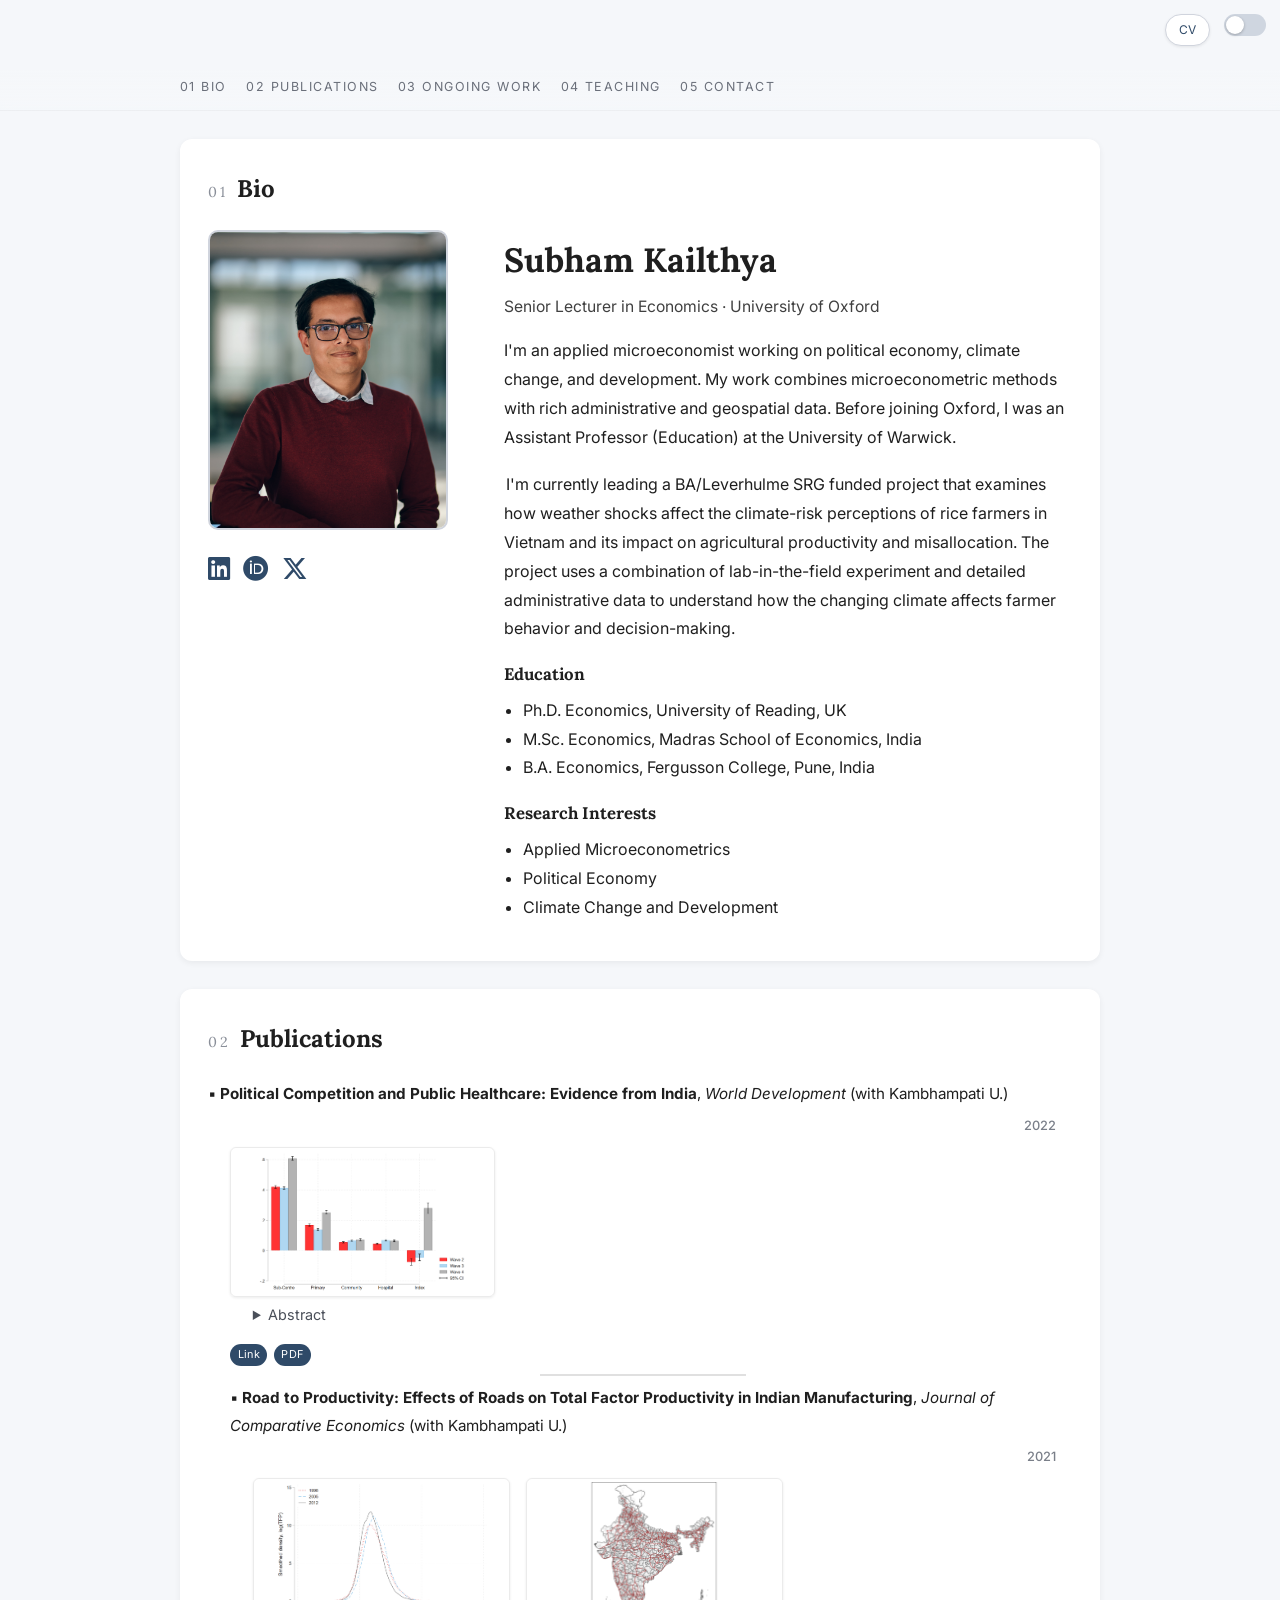
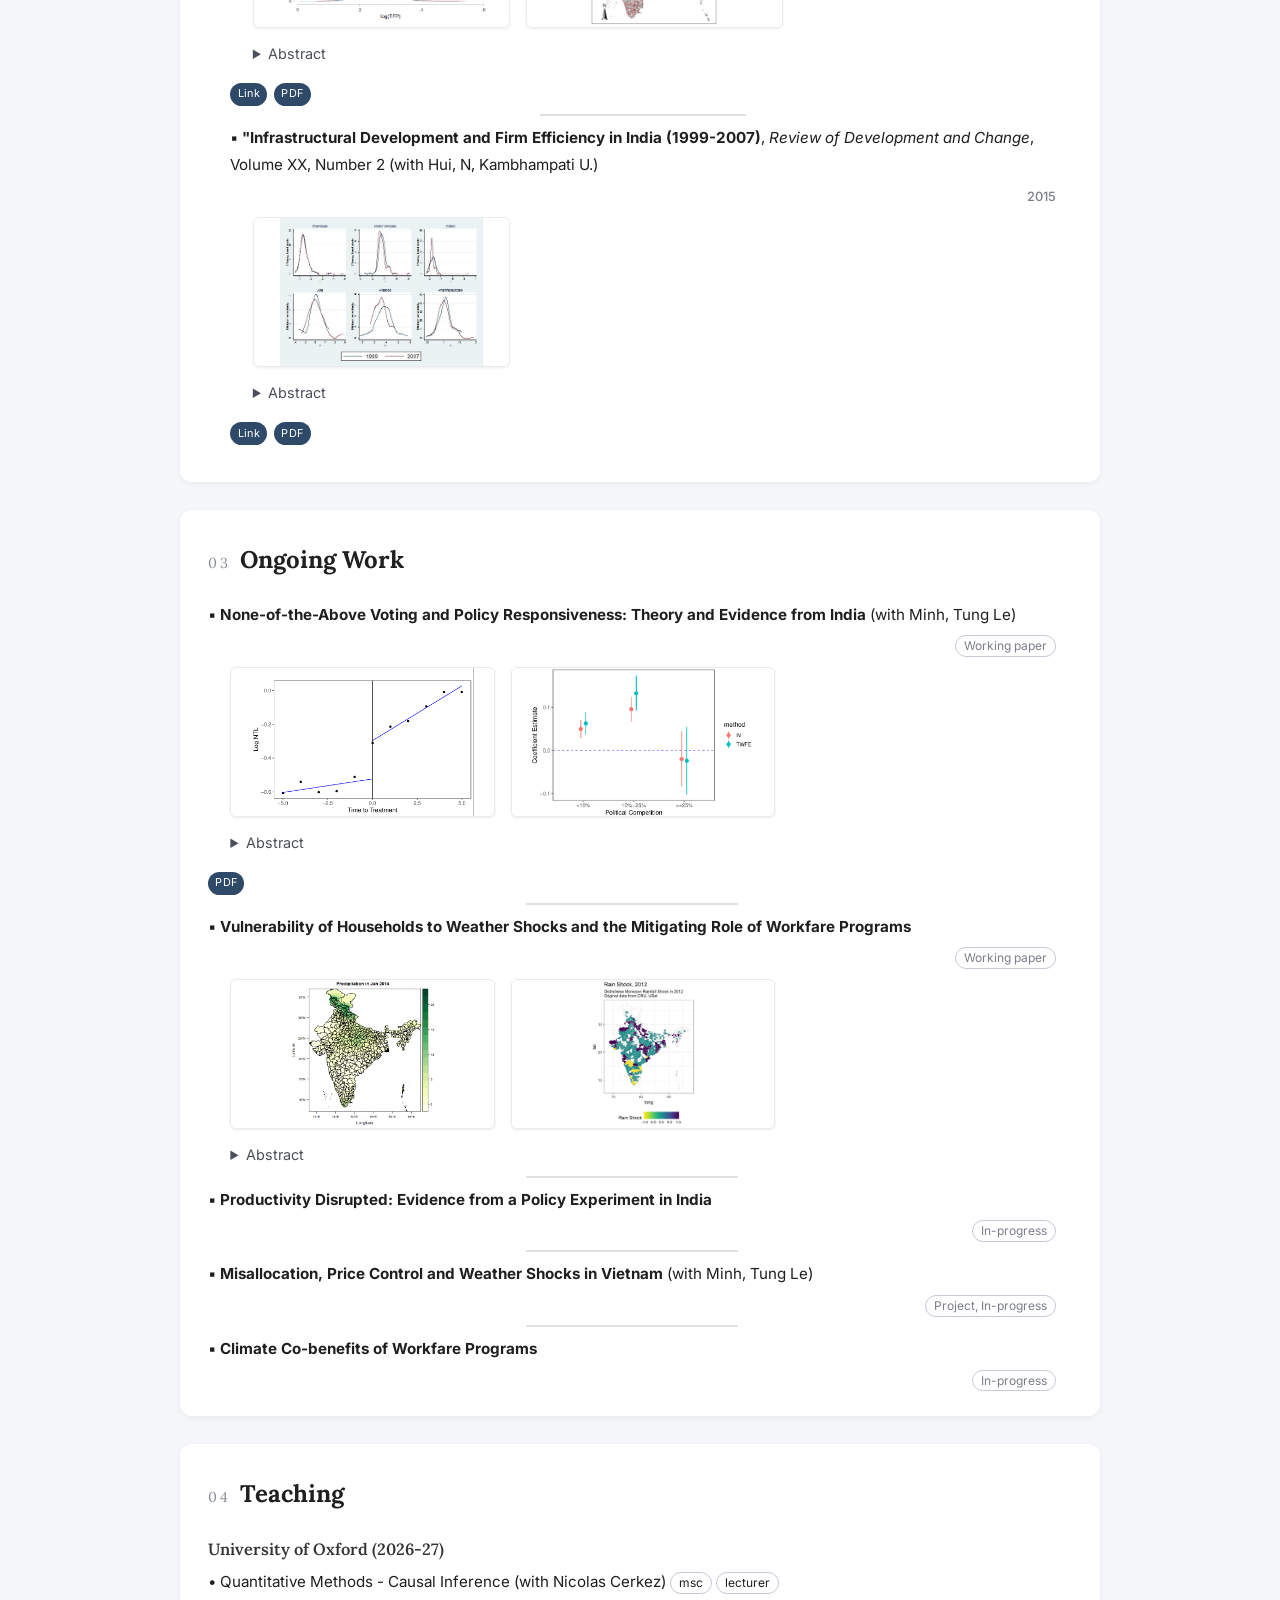
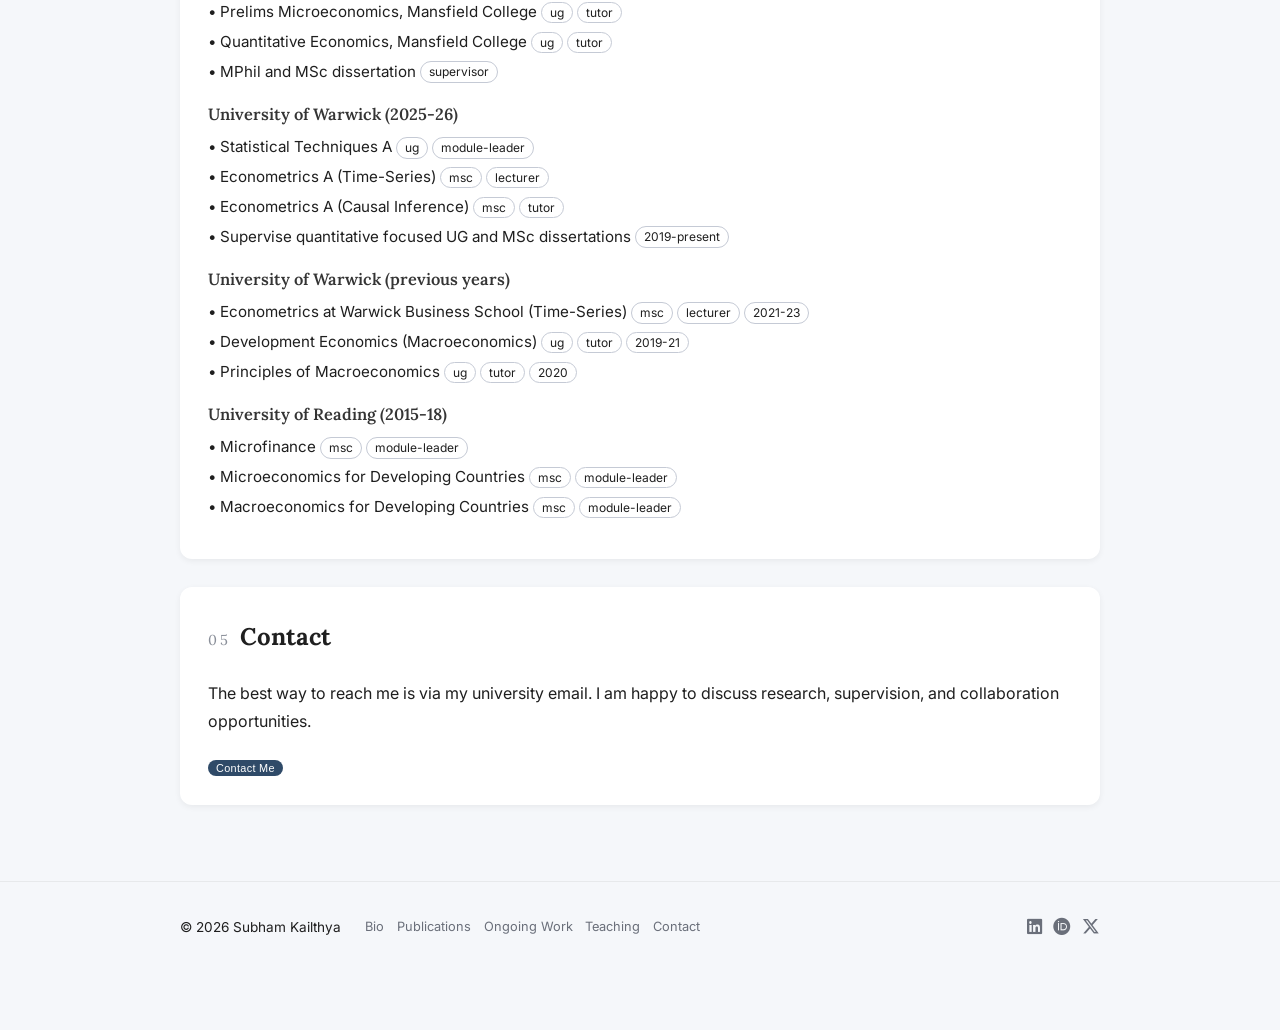
<file: index.html>
<!DOCTYPE html>
<html lang="en">

<head>
  <meta charset="UTF-8">
  <title>Subham Kailthya - Bio</title>
  <meta name="viewport" content="width=device-width, initial-scale=1">

  <!-- Typography -->
  <link href="https://fonts.googleapis.com/css2?family=Lora:wght@500;600&family=Inter:wght@300;400;500;600&display=swap"
    rel="stylesheet">

  <!-- Icons -->
  <link rel="stylesheet" href="https://cdnjs.cloudflare.com/ajax/libs/font-awesome/6.5.0/css/all.min.css">

  <link rel="stylesheet" href="style.css">
  <meta property="og:title" content="Subham Kailthya – Bio">
  <meta property="og:description" content="Short bio">
  <meta property="og:type" content="website">
</head>

<body>

  <!-- Dark mode toggle fixed top-right -->
  <label class="toggle-wrapper fixed-toggle" aria-label="Toggle dark mode">
    <input type="checkbox" id="dark-toggle">
    <span class="toggle-switch"></span>
  </label>

  <!-- Floating CV button -->
  <a href="assets/cv.pdf" class="cv-button" target="_blank">CV</a>

  <!-- Sticky mini-nav -->
  <nav class="mini-nav" id="mini-nav">
    <div class="mini-nav-inner">
      <a href="#bio">01 Bio</a>
      <a href="#publications">02 Publications</a>
      <a href="#ongoing">03 Ongoing Work</a>
      <a href="#teaching">04 Teaching</a>
      <a href="#contact">05 Contact</a>
    </div>
  </nav>

  <main class="container">

    <!-- 01 Bio -->
    <section id="bio" class="section-card">
      <div class="section-header">
        <span class="section-number">01</span>
        <h2>Bio</h2>
      </div>

      <div class="bio-flex">
        <div class="bio-left">
          <img src="images/headshot-sk.jpeg" alt="Headshot" class="headshot">

          <div class="icon-links">
            <a href="https://www.linkedin.com/in/skailthya" target="_blank" class="icon-link" aria-label="LinkedIn">
              <i class="fab fa-linkedin"></i>
            </a>
            <a href="https://orcid.org/0000-0002-6961-2502" target="_blank" class="icon-link" aria-label="ORCID">
              <i class="fab fa-orcid"></i>
            </a>
            <a href="https://x.com/subham_01" target="_blank" class="icon-link" aria-label="X (Twitter)">
              <i class="fab fa-x-twitter"></i>
            </a>
          </div>
        </div>

        <div class="bio-right">
          <h1 class="name-title">Subham Kailthya</h1>
          <p class="affiliation">Senior Lecturer in Economics · University of Oxford</p>

          <p class="summary">
            I'm an applied microeconomist working on political economy, climate change, and development. 
            My work combines microeconometric methods with rich administrative and geospatial data. 
            Before joining Oxford, I was an Assistant Professor (Education) at the University of Warwick.
          </p>

          <p class="first-line-indent">
            I'm currently leading a BA/Leverhulme SRG funded project that examines how weather shocks affect
            the climate-risk perceptions of rice farmers in Vietnam and its impact on agricultural productivity and misallocation. The project uses a combination
            of
            lab-in-the-field
            experiment and detailed administrative data to understand how the changing climate affects farmer behavior and decision-making.
          </p>

          <!-- <p class="first-line-indent">
            At Warwick, I teach <i>statistical techniques</i> (UG) and <i>econometrics</i> (PG). I'm the
            Director of
            Student Experience and Progression for economics postgraduates.
          </p> -->

          <h3 class="subheading">Education</h3>
          <ul class="edu-list">
            <li>Ph.D. Economics, University of Reading, UK</li>
            <li>M.Sc. Economics, Madras School of Economics, India</li>
            <li>B.A. Economics, Fergusson College, Pune, India</li>
          </ul>


          <h3 class="subheading">Research Interests</h3>
          <ul class="interests-list">
            <li>Applied Microeconometrics</li>
            <li>Political Economy</li>
            <!-- <li>Development Economics</li> -->
            <li>Climate Change and Development</li>
          </ul>

          <!-- <div class="tab-links bio-bottom-links">
            <a class="tab" href="https://www.ox.ac.uk/people/subham-kailthya" target="_blank">University
              Profile</a>
          </div> -->
        </div>
      </div>
    </section>

    <!-- 02 Publications -->
    <section id="publications" class="section-card">
      <div class="section-header">
        <span class="section-number">02</span>
        <h2>Publications</h2>
      </div>

      <div class="pub-grid">
        <article class="pub-item">
          <div class="pub-main">

            <!-- 01 pub item   -->
            <p class="pub-line">
              &#9642 <strong>Political Competition and Public Healthcare: Evidence from India</strong>, <i>
                World Development
              </i>
              (with Kambhampati U.)
            </p>
            <div class="pub-meta-col">
              <span class="pub-year">2022</span>
            </div>
            <!-- Optional key figure -->
            <div class="pub-figure">
              <!-- <img src="figures/paper1.png" alt="Key figure for paper 1"> -->
              <div class="fig-grid">
                <img src="figures/summ_acc.png" alt="Figure" class="thumbnail" onclick="openZoom(this)">
              </div>
              <!-- Right-indented abstract -->
              <details class="abstract-block">
                <summary>Abstract</summary>
                <p>
                  In this paper, we examine the causal effect of political competition on public provision of
                  healthcare. Specifically, we
                  investigate whether the effect of political competition on more visible public goods (e.g. health
                  centre access) differs
                  from its impact on less visible public goods (e.g. health centre capacity such as doctors, medical
                  supplies, etc.).
                  Using granular data from three recent waves of the Indian District Level Household Survey (DLHS)
                  during 2002-2013 and an
                  instrumental variable approach, we find that incumbents respond to electoral competition, measured as
                  the effective
                  number of parties (ENP), by trading-off less visible health centre capacity for more visible access to
                  health centres.
                  We provide suggestive evidence that focusing on more visible health centres boosts the incumbent
                  party's re-election
                  prospects providing a clear motive for incumbent's action. In addition, we examine the effect of
                  election-year cycles
                  and the role of political alignment in healthcare provision and find compelling evidence of a
                  political economic
                  mechanism at work. By contrast, political competition has no measurable impact on key health outcomes.
                  We conduct
                  several robustness checks to ensure that our estimates are reliable. Thus, our results suggest that
                  electoral
                  competition must be accompanied by strong checks on accountability to improve health outcomes.
                </p>
              </details>

              <div class="tab-links">
                <a class="tab" href="https://doi.org/10.1016/j.worlddev.2022.105820" target="_blank">Link</a>
                <a class="tab" href="assets/health_panel_pp.pdf" target="_blank">PDF</a>
              </div>

              <hr class="light-divider">

              <!-- 02 pub item   -->
              <p class="pub-line">
                &#9642 <strong>Road to Productivity: Effects of Roads on Total Factor Productivity in Indian
                  Manufacturing</strong>, <i>Journal of Comparative Economics</i> (with Kambhampati U.)
              </p>

              <div class="pub-meta-col">
                <span class="pub-year">2021</span>
              </div>
              <!-- Optional key figure -->
              <div class="pub-figure">
                <!-- <img src="figures/paper1.png" alt="Key figure for paper 1"> -->
                <div class="fig-grid">
                  <img src="figures/ntfp_acf_pdf.png" alt="Figure" class="thumbnail" onclick="openZoom(this)">
                  <img src="figures/roads.png" alt="Figure" class="thumbnail" onclick="openZoom(this)">
                </div>
              </div>

              <!-- Right-indented abstract -->
              <details class="abstract-block">
                <summary>Abstract</summary>
                <p>
                  A denser road network lowers transport costs and stimulates manufacturing total factor productivity
                  (TFP). The placement
                  of roads, however, is likely to be non-random. For identification, we exploit cross-state variation in
                  the strength of
                  centre-state partisan alignment that asymmetrically affects road building in aligned states. Using
                  panel
                  data on
                  manufacturing establishments in India from 1998 to 2012, we find that, a 1% increase in road density
                  raises value-added
                  TFP by about 0.25%, on average. A closer examination reveals that the effect varies by plant
                  characteristics and road
                  type. Younger establishments are more likely to gain from a denser road network with highways playing
                  a
                  prominent role.
                  The results are robust to imperfections in the instrument and to other sensitivity checks.
                </p>
              </details>

              <div class="tab-links">
                <a class="tab" href="https://doi.org/10.1016/j.jce.2021.08.001" target="_blank">Link</a>
                <a class="tab" href="assets/asi_roads_pp.pdf" target="_blank">PDF</a>
              </div>

              <hr class="light-divider">

              <!-- 03 pub item   -->
              <p class="pub-line">
                &#9642 <strong>"Infrastructural Development and Firm Efficiency in India (1999-2007)</strong>, <i>Review
                  of
                  Development and Change</i>, Volume XX, Number 2 (with Hui, N, Kambhampati U.)
              </p>

              <div class="pub-meta-col">
                <span class="pub-year">2015</span>
              </div>

              <!-- Optional key figure -->
              <div class="pub-figure">
                <!-- <img src="figures/paper1.png" alt="Key figure for paper 1"> -->
                <div class="fig-grid">
                  <img src="figures/RDC_frontier.jpg" alt="Figure" class="thumbnail" onclick="openZoom(this)">
                  <!-- <img src="figures/roads.png" alt=""> -->
                </div>
              </div>
              <!-- Right-indented abstract -->
              <details class="abstract-block">
                <summary>Abstract</summary>
                <p>
                  We examine the impact of macroeconomic conditions on firm-level efficiency and output in Indian
                  manufacturing. Using
                  firm-level data during 1999-2007, we estimate stochastic frontier production functions for six
                  different industries. We
                  find that: first, although the frontier output shifts outwards, the efficiency levels remain largely
                  stagnant. Secondly,
                  we find no positive impact of infrastructural improvements on firm efficiency. The results are robust
                  to using a
                  synthetic index of macroeconomic variables. Specifically, we find that while infrastructural
                  improvements relating to
                  power generation capacity, electrification of railways, bank expansion or road construction are
                  associated with a rise
                  in a firm's production potential or its frontier output, it is associated with a decline in actual
                  firm-level
                  efficiency. The underlying reason for this puzzle might be a shifting out of the production frontiers
                  over time at a
                  pace faster than the rate of increase in output, which is consistent with uneven utilisation of
                  improvements in
                  infrastructure amongst firms
                </p>
              </details>

              <div class="tab-links">
                <a class="tab" href="https://doi.org/10.1177/0972266120150207" target="_blank">Link</a>
                <a class="tab" href="assets/RDC_article.pdf" target="_blank">PDF</a>
              </div>


            </div>
        </article>

        <!-- Duplicate/extend for more publications as needed -->
      </div>
    </section>

    <!-- 03 Ongoing Work -->
    <section id="ongoing" class="section-card">
      <div class="section-header">
        <span class="section-number">03</span>
        <h2>Ongoing Work</h2>
      </div>

      <div class="pub-grid">
        <article class="wp-item">
          <div class="pub-main">

            <!-- 01 Item -->
            <p class="pub-line">
              &#9642 <strong>None-of-the-Above Voting and Policy Responsiveness: Theory and Evidence from India</strong>
              (with Minh, Tung Le)
            </p>
            <div class="pub-meta-col">
              <span class="pub-tag">Working paper</span>
            </div>
            <!-- Optional key figure -->
            <div class="pub-figure">
              <!-- <img src="figures/paper1.png" alt="Key figure for paper 1"> -->
              <div class="fig-grid">
                <img src="figures/nota-rd.png" alt="Figure" class="thumbnail" onclick="openZoom(this)">
                <img src="figures/nota-pc.png" alt="Figure" class="thumbnail" onclick="openZoom(this)">
              </div>
            </div>

            <!-- Right-indented abstract -->
            <details class="abstract-block">
              <summary>Abstract</summary>
              <p>
                This paper examines how introducing a None-of-the-Above (NOTA) vote affects the responsiveness of
                policy-making. We
                develop a career concerns model in which strategic and engaged voters share common priors about
                candidate competence but differ in their expressive utility from voting. The model shows that, NOTA
                induces a trade-off
                between the twin electoral functions of selection and disciplining. On the one hand, NOTA improves
                electoral selection
                in equilibrium by allowing strategic voters to delegate their decision to engaged voters when they
                receive a noisy
                signal of incumbent's performance. The incumbent knows this which then promotes further public
                investments. On the other
                hand, NOTA votes limit electoral accountability. We show that the overall gain from NOTA depends
                critically on the
                quality of voter information and the level of political competition. To test these predictions, we
                exploit the
                introduction of NOTA in Indian elections following a Supreme Court mandate. Using assembly
                constituency-level panel data
                between 2012 to 2021 and an instrumental variable strategy, we find that NOTA adoption increased log
                nighttime
                luminosity, a proxy for local economic activity, by 7.5%-10%. We examine heterogeneity in its impact and
                find
                that, consistent with our model, the effect is more pronounced in moderately competitive constituencies
                and in places
                with low information quality at the margin. These results demonstrate the instrumental role of
                expressive voting in
                improving policy responsiveness and highlight the conditions that foreshadow its efficacy.
              </p>
            </details>

            <div class="tab-links">
              <a class="tab" href="https://dx.doi.org/10.2139/ssrn.5444914" target="_blank">PDF</a>
            </div>

            <hr class="light-divider">

            <!-- 02 Item -->
            <p class="pub-line">
              &#9642 <strong>Vulnerability of Households to Weather Shocks and the Mitigating Role of Workfare
                Programs</strong>
              <!-- , with Coauthor X, Coauthor Y (Latest version: March 2024) -->
            </p>
            <div class="pub-meta-col">
              <span class="pub-tag">Working paper</span>
            </div>

            <!-- Optional key figure -->
            <div class="pub-figure">
              <!-- <img src="figures/paper1.png" alt="Key figure for paper 1"> -->
              <div class="fig-grid">
                <img src="figures/precip-mon-Jan2014.jpg" alt="Figure" class="thumbnail" onclick="openZoom(this)">
                <img src="figures/rain-surprises-ihds-2012.jpg" alt="Figure" class="thumbnail" onclick="openZoom(this)">
              </div>
            </div>

            <!-- Right-indented abstract -->
            <details class="abstract-block">
              <summary>Abstract</summary>
              <p>
                Weather shocks pose significant income risks. Using a large household panel survey in India and
                geo-coded climate data,
                I find that rainfall shocks reduce income by 7%. It shrinks consumption and assets while increasing
                household-debt.
                Rainfall shocks exhibit significant heterogeneity. It predominantly affects the asset-poor and the rural
                households who
                typically rely on agriculture or non-agricultural wage incomes. Its impact also varies geographically. I
                then examine if
                the roll-out of a major public workfare program improved earnings of its participants in districts that
                were exposed to
                rainfall shocks. Using a difference-in-difference strategy and the phased roll-out of the program, I
                find that it
                primarily benefits female-headed households. Thus, intensifying workfare programs could increase climate
                resilience for
                the most vulnerable population.
              </p>
            </details>

            <!-- <div class="tab-links">
              <a class="tab" href="https://your-working-paper-link.example" target="_blank">PDF</a>
            </div> -->

            <hr class="light-divider">

            <!-- 03 Item -->
            <p class="pub-line">
              &#9642 <strong>Productivity Disrupted: Evidence from a Policy Experiment in India
              </strong>
              <!-- , with Coauthor X, Coauthor Y (Latest version: March 2024) -->
            </p>

            <div class="pub-meta-col">
              <span class="pub-tag">In-progress</span>
            </div>

            <hr class="light-divider">

            <!-- 04 Item -->
            <p class="pub-line">
              &#9642 <strong>Misallocation, Price Control and Weather Shocks in Vietnam
              </strong>
              (with Minh, Tung Le)
            </p>

            <div class="pub-meta-col">
              <span class="pub-tag">Project, In-progress</span>
            </div>

            <hr class="light-divider">

            <!-- 04 Item -->
            <p class="pub-line">
              &#9642 <strong> Climate Co-benefits of Workfare Programs </strong>
            </p>

            <div class="pub-meta-col">
              <span class="pub-tag">In-progress</span>
            </div>

        </article>

        <!-- Add more working papers as needed -->
      </div>
    </section>

    <!-- 04 Teaching -->
    <section id="teaching" class="section-card">
      <div class="section-header">
        <span class="section-number">04</span>
        <h2>Teaching</h2>
      </div>

      <h3 class="teaching-inst">University of Oxford (2026-27)</h3>
      <ul class="teaching-list">
        <li>• Quantitative Methods - Causal Inference (with Nicolas Cerkez) <span class="pub-tag">msc</span> <span class="pub-tag">lecturer</span>
        </li>
        <li>• Prelims Microeconomics, Mansfield College <span class="pub-tag">ug</span> <span class="pub-tag">tutor</span></li>
        <li>• Quantitative Economics, Mansfield College <span class="pub-tag">ug</span> <span class="pub-tag">tutor</span></li>
        <li>• MPhil and MSc dissertation <span class="pub-tag">supervisor</span></li>
        </li>
      </ul>

      <h3 class="teaching-inst">University of Warwick (2025-26)</h3>
      <ul class="teaching-list">
        <li>• Statistical Techniques A <span class="pub-tag">ug</span> <span class="pub-tag">module-leader</span>
        </li>
        <li>• Econometrics A (Time-Series) <span class="pub-tag">msc</span> <span class="pub-tag">lecturer</span></li>
        <li>• Econometrics A (Causal Inference) <span class="pub-tag">msc</span> <span class="pub-tag">tutor</span></li>
        <li>• Supervise quantitative focused UG and MSc dissertations <span class="pub-tag">2019-present</span></li>
        <!-- <li>• Research in Applied Economics (dissertation) <span class="pub-tag">ug</span> <span
            class="pub-tag">supervisor</span></li>
        <li>• MSc dissertation <span class="pub-tag">msc</span> <span class="pub-tag">supervisor</span> -->
        </li>
      </ul>


      <h3 class="teaching-inst">University of Warwick (previous years)</h3>
      <ul class="teaching-list">
        <li>• Econometrics at Warwick Business School (Time-Series) <span class="pub-tag">msc</span> <span
            class="pub-tag">lecturer</span>
          <span class="pub-tag">2021-23</span>
        </li>
        <li>• Development Economics (Macroeconomics) <span class="pub-tag">ug</span> <span class="pub-tag">tutor</span>
          <span class="pub-tag">2019-21</span>
        <li>• Principles of Macroeconomics <span class="pub-tag">ug</span> <span class="pub-tag">tutor</span>
          <span class="pub-tag">2020</span>
        </li>
      </ul>

      <h3 class="teaching-inst">University of Reading (2015-18)</h3>
      <ul class="teaching-list">
        <li>• Microfinance <span class="pub-tag">msc</span> <span class="pub-tag">module-leader</span></li>
        <li>• Microeconomics for Developing Countries <span class="pub-tag">msc</span> <span
            class="pub-tag">module-leader</span></li>
        <li>• Macroeconomics for Developing Countries <span class="pub-tag">msc</span> <span
            class="pub-tag">module-leader</span></li>
      </ul>
    </section>

    <!-- 05 Contact -->
    <section id="contact" class="section-card">
      <div class="section-header">
        <span class="section-number">05</span>
        <h2>Contact</h2>
      </div>

      <p>
        The best way to reach me is via my university email. I am happy to discuss research,
        supervision, and collaboration opportunities.
      </p>
      <button id="contact-button">Contact me</button>
    </section>

  </main>

  <footer class="site-footer">
    <div class="container footer-inner">
      <div class="footer-left">
        <p>&copy; <span id="year"></span> Subham Kailthya</p>
      </div>
      <div class="footer-nav">
        <a href="#bio">Bio</a>
        <a href="#publications">Publications</a>
        <a href="#ongoing">Ongoing Work</a>
        <a href="#teaching">Teaching</a>
        <a href="#contact">Contact</a>
      </div>
      <div class="footer-social">
        <a href="https://www.linkedin.com/in/skailthya" target="_blank" aria-label="LinkedIn">
          <i class="fab fa-linkedin"></i>
        </a>
        <a href="https://orcid.org/0000-0002-6961-2502" target="_blank" aria-label="ORCID">
          <i class="fab fa-orcid"></i>
        </a>
        <a href="https://x.com/subham_01" target="_blank" aria-label="X (Twitter)">
          <i class="fab fa-x-twitter"></i>
        </a>
      </div>
    </div>
  </footer>

  <button id="back-to-top" aria-label="Back to top">↑</button>

  <script src="script.js"></script>

  <!-- zoom figure related images -->
  <div id="zoomModal" onclick="closeZoom()">
    <img id="zoomedImage" alt="">
  </div>

</body>

</html>
</file>
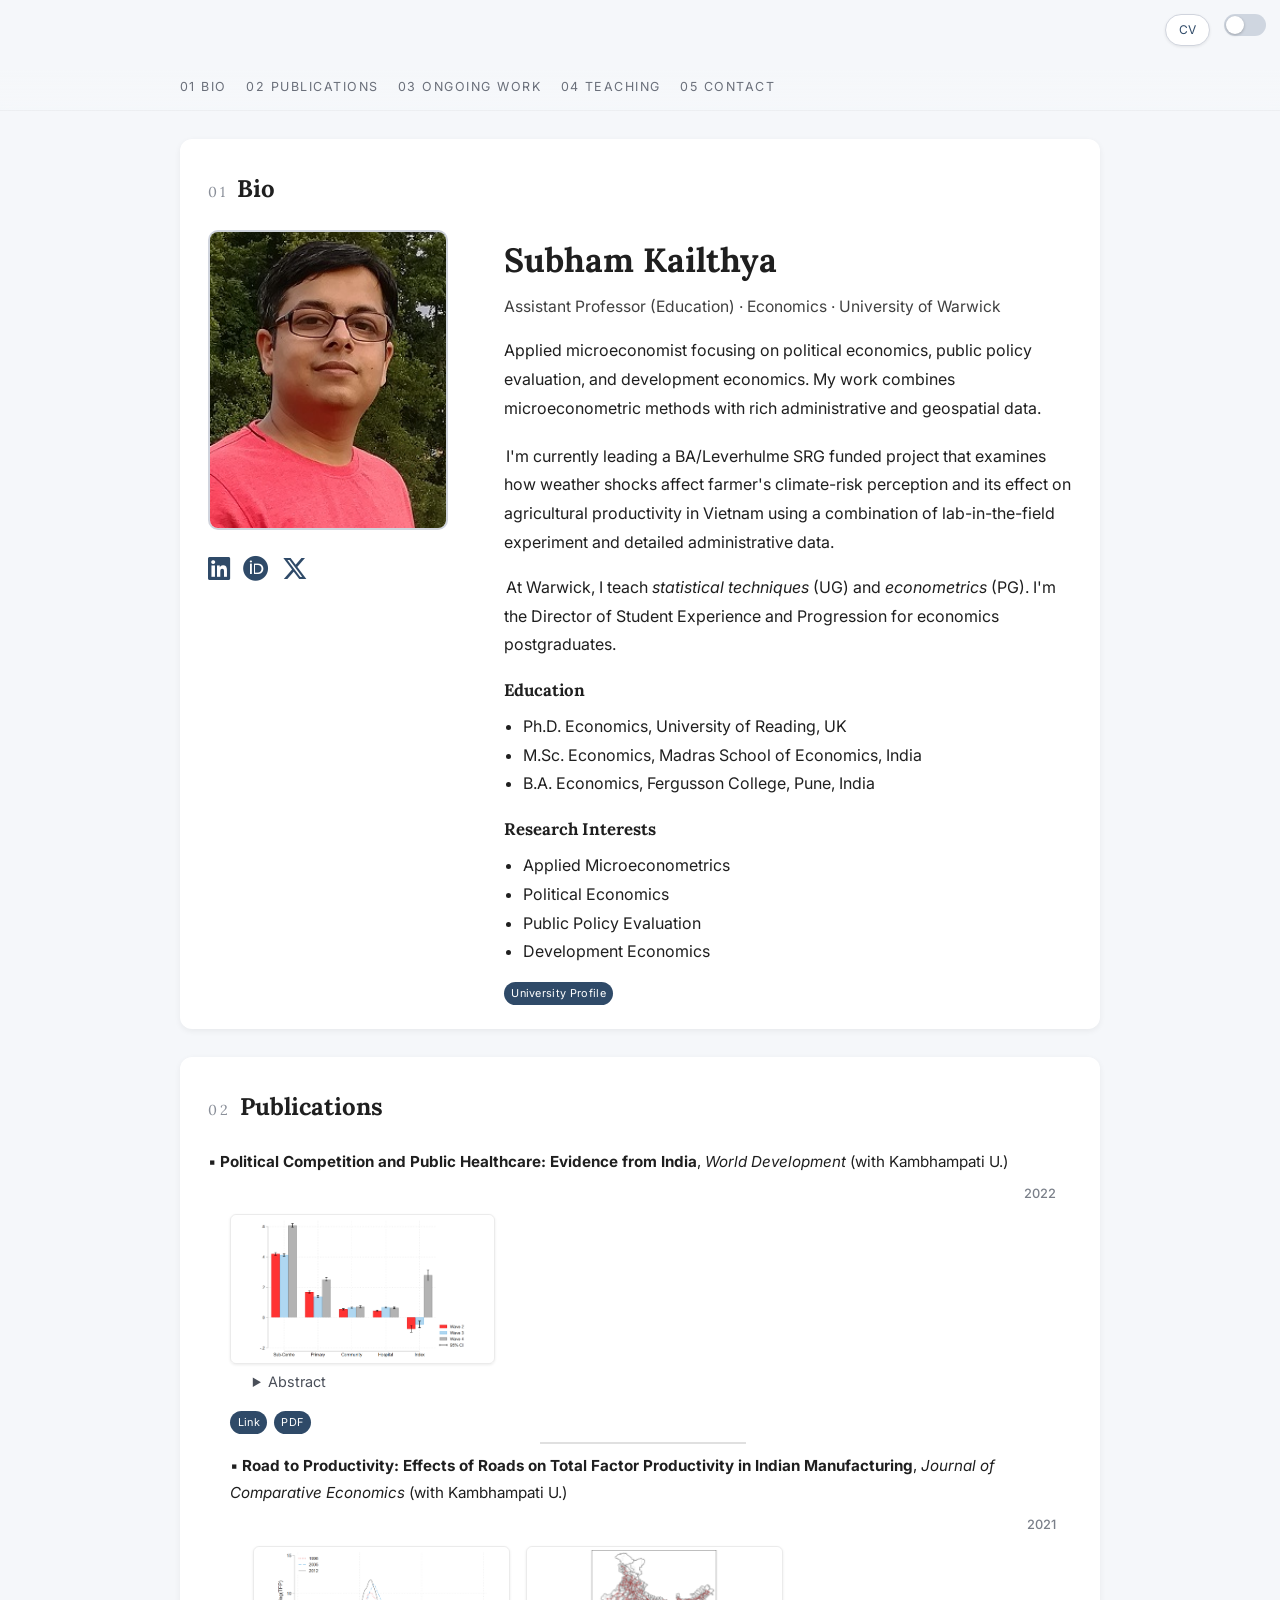
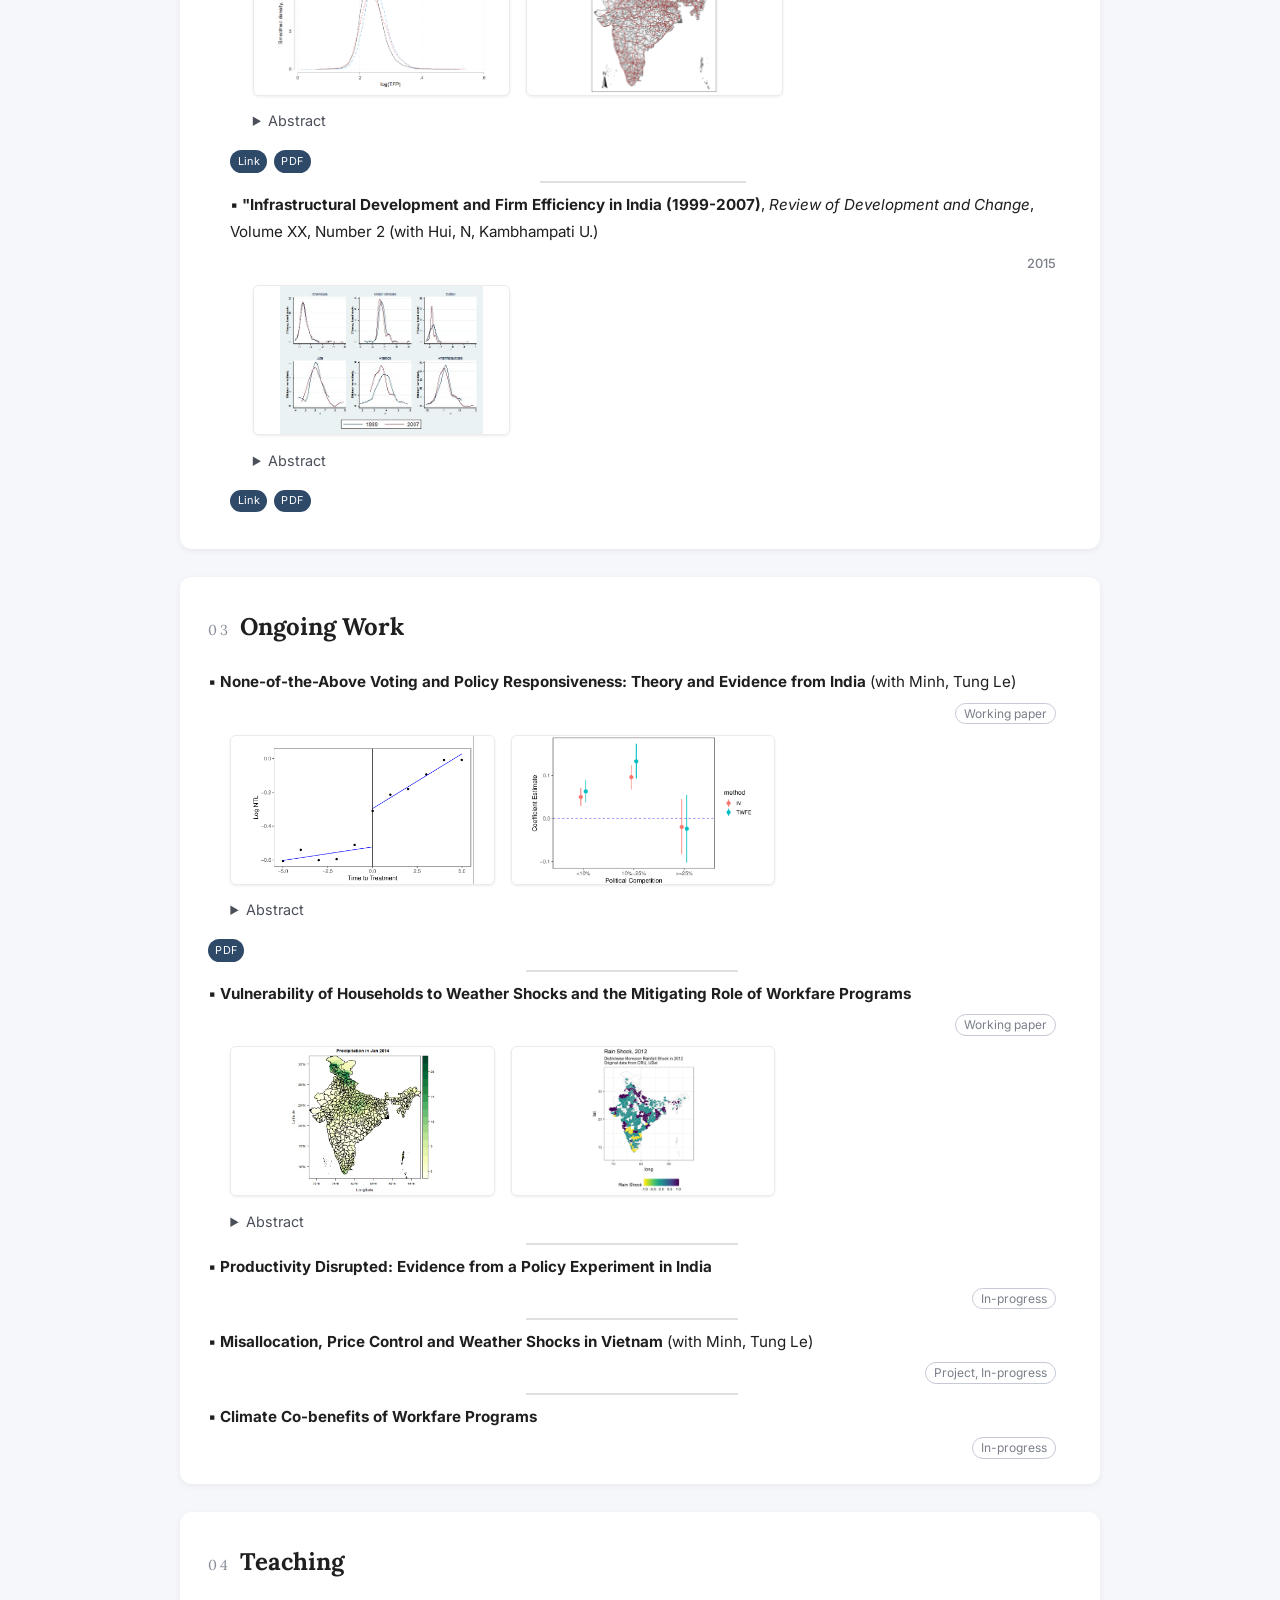
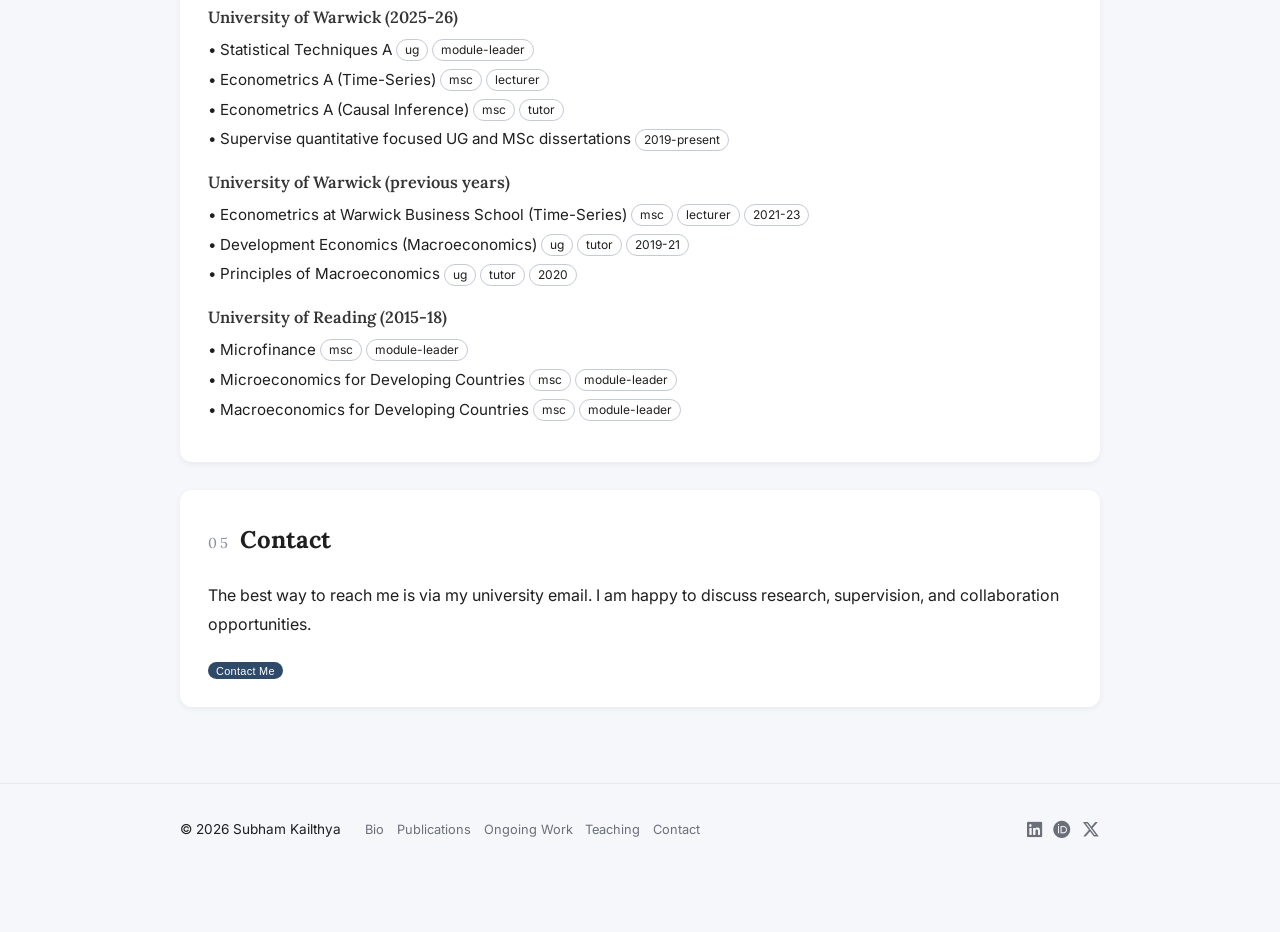
<file: public/index.html>
<!DOCTYPE html>
<html lang="en">

<head>
  <meta charset="UTF-8">
  <title>Subham Kailthya - Bio</title>
  <meta name="viewport" content="width=device-width, initial-scale=1">

  <!-- Typography -->
  <link href="https://fonts.googleapis.com/css2?family=Lora:wght@500;600&family=Inter:wght@300;400;500;600&display=swap"
    rel="stylesheet">

  <!-- Icons -->
  <link rel="stylesheet" href="https://cdnjs.cloudflare.com/ajax/libs/font-awesome/6.5.0/css/all.min.css">

  <link rel="stylesheet" href="style.css">
  <meta property="og:title" content="Subham Kailthya – Bio">
  <meta property="og:description" content="Short bio">
  <meta property="og:type" content="website">
</head>

<body>

  <!-- Dark mode toggle fixed top-right -->
  <label class="toggle-wrapper fixed-toggle" aria-label="Toggle dark mode">
    <input type="checkbox" id="dark-toggle">
    <span class="toggle-switch"></span>
  </label>

  <!-- Floating CV button -->
  <a href="docs/cv.pdf" class="cv-button" target="_blank">CV</a>

  <!-- Sticky mini-nav -->
  <nav class="mini-nav" id="mini-nav">
    <div class="mini-nav-inner">
      <a href="#bio">01 Bio</a>
      <a href="#publications">02 Publications</a>
      <a href="#ongoing">03 Ongoing Work</a>
      <a href="#teaching">04 Teaching</a>
      <a href="#contact">05 Contact</a>
    </div>
  </nav>

  <main class="container">

    <!-- 01 Bio -->
    <section id="bio" class="section-card">
      <div class="section-header">
        <span class="section-number">01</span>
        <h2>Bio</h2>
      </div>

      <div class="bio-flex">
        <div class="bio-left">
          <img src="images/headshot.jpg" alt="Headshot" class="headshot">

          <div class="icon-links">
            <a href="https://www.linkedin.com/in/skailthya" target="_blank" class="icon-link" aria-label="LinkedIn">
              <i class="fab fa-linkedin"></i>
            </a>
            <a href="https://orcid.org/0000-0002-6961-2502" target="_blank" class="icon-link" aria-label="ORCID">
              <i class="fab fa-orcid"></i>
            </a>
            <a href="https://x.com/subham_01" target="_blank" class="icon-link" aria-label="X (Twitter)">
              <i class="fab fa-x-twitter"></i>
            </a>
          </div>
        </div>

        <div class="bio-right">
          <h1 class="name-title">Subham Kailthya</h1>
          <p class="affiliation">Assistant Professor (Education) · Economics · University of Warwick</p>

          <p class="summary">
            Applied microeconomist focusing on political economics, public policy evaluation, and development
            economics. My work combines microeconometric methods with rich administrative and geospatial data.
          </p>

          <p class="first-line-indent">
            I'm currently leading a BA/Leverhulme SRG funded project that examines how weather shocks affect
            farmer's climate-risk perception and its effect on agricultural productivity in Vietnam using a combination
            of
            lab-in-the-field
            experiment and detailed administrative data.
          </p>

          <p class="first-line-indent">
            At Warwick, I teach <i>statistical techniques</i> (UG) and <i>econometrics</i> (PG). I'm the
            Director of
            Student Experience and Progression for economics postgraduates.
          </p>

          <h3 class="subheading">Education</h3>
          <ul class="edu-list">
            <li>Ph.D. Economics, University of Reading, UK</li>
            <li>M.Sc. Economics, Madras School of Economics, India</li>
            <li>B.A. Economics, Fergusson College, Pune, India</li>
          </ul>


          <h3 class="subheading">Research Interests</h3>
          <ul class="interests-list">
            <li>Applied Microeconometrics</li>
            <li>Political Economics</li>
            <li>Public Policy Evaluation</li>
            <li>Development Economics</li>
          </ul>

          <div class="tab-links bio-bottom-links">
            <a class="tab" href="https://profiles.warwick.ac.uk/u1874478-subham-kailthya" target="_blank">University
              Profile</a>
            <!-- <a class="tab" href="cv.pdf" target="_blank">CV (PDF)</a> -->
          </div>
        </div>
      </div>
    </section>

    <!-- 02 Publications -->
    <section id="publications" class="section-card">
      <div class="section-header">
        <span class="section-number">02</span>
        <h2>Publications</h2>
      </div>

      <div class="pub-grid">
        <article class="pub-item">
          <div class="pub-main">

            <!-- 01 pub item   -->
            <p class="pub-line">
              &#9642 <strong>Political Competition and Public Healthcare: Evidence from India</strong>, <i>
                World Development
              </i>
              (with Kambhampati U.)
            </p>
            <div class="pub-meta-col">
              <span class="pub-year">2022</span>
            </div>
            <!-- Optional key figure -->
            <div class="pub-figure">
              <!-- <img src="figures/paper1.png" alt="Key figure for paper 1"> -->
              <div class="fig-grid">
                <img src="figures/summ_acc.png" alt="Figure" class="thumbnail" onclick="openZoom(this)">
              </div>
              <!-- Right-indented abstract -->
              <details class="abstract-block">
                <summary>Abstract</summary>
                <p>
                  In this paper, we examine the causal effect of political competition on public provision of
                  healthcare. Specifically, we
                  investigate whether the effect of political competition on more visible public goods (e.g. health
                  centre access) differs
                  from its impact on less visible public goods (e.g. health centre capacity such as doctors, medical
                  supplies, etc.).
                  Using granular data from three recent waves of the Indian District Level Household Survey (DLHS)
                  during 2002-2013 and an
                  instrumental variable approach, we find that incumbents respond to electoral competition, measured as
                  the effective
                  number of parties (ENP), by trading-off less visible health centre capacity for more visible access to
                  health centres.
                  We provide suggestive evidence that focusing on more visible health centres boosts the incumbent
                  party's re-election
                  prospects providing a clear motive for incumbent's action. In addition, we examine the effect of
                  election-year cycles
                  and the role of political alignment in healthcare provision and find compelling evidence of a
                  political economic
                  mechanism at work. By contrast, political competition has no measurable impact on key health outcomes.
                  We conduct
                  several robustness checks to ensure that our estimates are reliable. Thus, our results suggest that
                  electoral
                  competition must be accompanied by strong checks on accountability to improve health outcomes.
                </p>
              </details>

              <div class="tab-links">
                <a class="tab" href="https://doi.org/10.1016/j.worlddev.2022.105820" target="_blank">Link</a>
                <a class="tab" href="docs/health_panel_pp.pdf" target="_blank">PDF</a>
              </div>

              <hr class="light-divider">

              <!-- 02 pub item   -->
              <p class="pub-line">
                &#9642 <strong>Road to Productivity: Effects of Roads on Total Factor Productivity in Indian
                  Manufacturing</strong>, <i>Journal of Comparative Economics</i> (with Kambhampati U.)
              </p>

              <div class="pub-meta-col">
                <span class="pub-year">2021</span>
              </div>
              <!-- Optional key figure -->
              <div class="pub-figure">
                <!-- <img src="figures/paper1.png" alt="Key figure for paper 1"> -->
                <div class="fig-grid">
                  <img src="figures/ntfp_acf_pdf.png" alt="Figure" class="thumbnail" onclick="openZoom(this)">
                  <img src="figures/roads.png" alt="Figure" class="thumbnail" onclick="openZoom(this)">
                </div>
              </div>

              <!-- Right-indented abstract -->
              <details class="abstract-block">
                <summary>Abstract</summary>
                <p>
                  A denser road network lowers transport costs and stimulates manufacturing total factor productivity
                  (TFP). The placement
                  of roads, however, is likely to be non-random. For identification, we exploit cross-state variation in
                  the strength of
                  centre-state partisan alignment that asymmetrically affects road building in aligned states. Using
                  panel
                  data on
                  manufacturing establishments in India from 1998 to 2012, we find that, a 1% increase in road density
                  raises value-added
                  TFP by about 0.25%, on average. A closer examination reveals that the effect varies by plant
                  characteristics and road
                  type. Younger establishments are more likely to gain from a denser road network with highways playing
                  a
                  prominent role.
                  The results are robust to imperfections in the instrument and to other sensitivity checks.
                </p>
              </details>

              <div class="tab-links">
                <a class="tab" href="https://doi.org/10.1016/j.jce.2021.08.001" target="_blank">Link</a>
                <a class="tab" href="docs/asi_roads_pp.pdf" target="_blank">PDF</a>
              </div>

              <hr class="light-divider">

              <!-- 03 pub item   -->
              <p class="pub-line">
                &#9642 <strong>"Infrastructural Development and Firm Efficiency in India (1999-2007)</strong>, <i>Review
                  of
                  Development and Change</i>, Volume XX, Number 2 (with Hui, N, Kambhampati U.)
              </p>

              <div class="pub-meta-col">
                <span class="pub-year">2015</span>
              </div>

              <!-- Optional key figure -->
              <div class="pub-figure">
                <!-- <img src="figures/paper1.png" alt="Key figure for paper 1"> -->
                <div class="fig-grid">
                  <img src="figures/RDC_frontier.jpg" alt="Figure" class="thumbnail" onclick="openZoom(this)">
                  <!-- <img src="figures/roads.png" alt=""> -->
                </div>
              </div>
              <!-- Right-indented abstract -->
              <details class="abstract-block">
                <summary>Abstract</summary>
                <p>
                  We examine the impact of macroeconomic conditions on firm-level efficiency and output in Indian
                  manufacturing. Using
                  firm-level data during 1999-2007, we estimate stochastic frontier production functions for six
                  different industries. We
                  find that: first, although the frontier output shifts outwards, the efficiency levels remain largely
                  stagnant. Secondly,
                  we find no positive impact of infrastructural improvements on firm efficiency. The results are robust
                  to using a
                  synthetic index of macroeconomic variables. Specifically, we find that while infrastructural
                  improvements relating to
                  power generation capacity, electrification of railways, bank expansion or road construction are
                  associated with a rise
                  in a firm's production potential or its frontier output, it is associated with a decline in actual
                  firm-level
                  efficiency. The underlying reason for this puzzle might be a shifting out of the production frontiers
                  over time at a
                  pace faster than the rate of increase in output, which is consistent with uneven utilisation of
                  improvements in
                  infrastructure amongst firms
                </p>
              </details>

              <div class="tab-links">
                <a class="tab" href="https://doi.org/10.1177/0972266120150207" target="_blank">Link</a>
                <a class="tab" href="docs/RDC_article.pdf" target="_blank">PDF</a>
              </div>


            </div>
        </article>

        <!-- Duplicate/extend for more publications as needed -->
      </div>
    </section>

    <!-- 03 Ongoing Work -->
    <section id="ongoing" class="section-card">
      <div class="section-header">
        <span class="section-number">03</span>
        <h2>Ongoing Work</h2>
      </div>

      <div class="pub-grid">
        <article class="wp-item">
          <div class="pub-main">

            <!-- 01 Item -->
            <p class="pub-line">
              &#9642 <strong>None-of-the-Above Voting and Policy Responsiveness: Theory and Evidence from India</strong>
              (with Minh, Tung Le)
            </p>
            <div class="pub-meta-col">
              <span class="pub-tag">Working paper</span>
            </div>
            <!-- Optional key figure -->
            <div class="pub-figure">
              <!-- <img src="figures/paper1.png" alt="Key figure for paper 1"> -->
              <div class="fig-grid">
                <img src="figures/nota-rd.png" alt="Figure" class="thumbnail" onclick="openZoom(this)">
                <img src="figures/nota-pc.png" alt="Figure" class="thumbnail" onclick="openZoom(this)">
              </div>
            </div>

            <!-- Right-indented abstract -->
            <details class="abstract-block">
              <summary>Abstract</summary>
              <p>
                This paper examines how introducing a None-of-the-Above (NOTA) vote affects the responsiveness of
                policy-making. We
                develop a career concerns model in which strategic and engaged voters share common priors about
                candidate competence but differ in their expressive utility from voting. The model shows that, NOTA
                induces a trade-off
                between the twin electoral functions of selection and disciplining. On the one hand, NOTA improves
                electoral selection
                in equilibrium by allowing strategic voters to delegate their decision to engaged voters when they
                receive a noisy
                signal of incumbent's performance. The incumbent knows this which then promotes further public
                investments. On the other
                hand, NOTA votes limit electoral accountability. We show that the overall gain from NOTA depends
                critically on the
                quality of voter information and the level of political competition. To test these predictions, we
                exploit the
                introduction of NOTA in Indian elections following a Supreme Court mandate. Using assembly
                constituency-level panel data
                between 2012 to 2021 and an instrumental variable strategy, we find that NOTA adoption increased log
                nighttime
                luminosity, a proxy for local economic activity, by 7.5%-10%. We examine heterogeneity in its impact and
                find
                that, consistent with our model, the effect is more pronounced in moderately competitive constituencies
                and in places
                with low information quality at the margin. These results demonstrate the instrumental role of
                expressive voting in
                improving policy responsiveness and highlight the conditions that foreshadow its efficacy.
              </p>
            </details>

            <div class="tab-links">
              <a class="tab" href="https://dx.doi.org/10.2139/ssrn.5444914" target="_blank">PDF</a>
            </div>

            <hr class="light-divider">

            <!-- 02 Item -->
            <p class="pub-line">
              &#9642 <strong>Vulnerability of Households to Weather Shocks and the Mitigating Role of Workfare
                Programs</strong>
              <!-- , with Coauthor X, Coauthor Y (Latest version: March 2024) -->
            </p>
            <div class="pub-meta-col">
              <span class="pub-tag">Working paper</span>
            </div>

            <!-- Optional key figure -->
            <div class="pub-figure">
              <!-- <img src="figures/paper1.png" alt="Key figure for paper 1"> -->
              <div class="fig-grid">
                <img src="figures/precip-mon-Jan2014.jpg" alt="Figure" class="thumbnail" onclick="openZoom(this)">
                <img src="figures/rain-surprises-ihds-2012.jpg" alt="Figure" class="thumbnail" onclick="openZoom(this)">
              </div>
            </div>

            <!-- Right-indented abstract -->
            <details class="abstract-block">
              <summary>Abstract</summary>
              <p>
                Weather shocks pose significant income risks. Using a large household panel survey in India and
                geo-coded climate data,
                I find that rainfall shocks reduce income by 7%. It shrinks consumption and assets while increasing
                household-debt.
                Rainfall shocks exhibit significant heterogeneity. It predominantly affects the asset-poor and the rural
                households who
                typically rely on agriculture or non-agricultural wage incomes. Its impact also varies geographically. I
                then examine if
                the roll-out of a major public workfare program improved earnings of its participants in districts that
                were exposed to
                rainfall shocks. Using a difference-in-difference strategy and the phased roll-out of the program, I
                find that it
                primarily benefits female-headed households. Thus, intensifying workfare programs could increase climate
                resilience for
                the most vulnerable population.
              </p>
            </details>

            <!-- <div class="tab-links">
              <a class="tab" href="https://your-working-paper-link.example" target="_blank">PDF</a>
            </div> -->

            <hr class="light-divider">

            <!-- 03 Item -->
            <p class="pub-line">
              &#9642 <strong>Productivity Disrupted: Evidence from a Policy Experiment in India
              </strong>
              <!-- , with Coauthor X, Coauthor Y (Latest version: March 2024) -->
            </p>

            <div class="pub-meta-col">
              <span class="pub-tag">In-progress</span>
            </div>

            <hr class="light-divider">

            <!-- 04 Item -->
            <p class="pub-line">
              &#9642 <strong>Misallocation, Price Control and Weather Shocks in Vietnam
              </strong>
              (with Minh, Tung Le)
            </p>

            <div class="pub-meta-col">
              <span class="pub-tag">Project, In-progress</span>
            </div>

            <hr class="light-divider">

            <!-- 04 Item -->
            <p class="pub-line">
              &#9642 <strong> Climate Co-benefits of Workfare Programs </strong>
            </p>

            <div class="pub-meta-col">
              <span class="pub-tag">In-progress</span>
            </div>

        </article>

        <!-- Add more working papers as needed -->
      </div>
    </section>

    <!-- 04 Teaching -->
    <section id="teaching" class="section-card">
      <div class="section-header">
        <span class="section-number">04</span>
        <h2>Teaching</h2>
      </div>

      <h3 class="teaching-inst">University of Warwick (2025-26)</h3>
      <ul class="teaching-list">
        <li>• Statistical Techniques A <span class="pub-tag">ug</span> <span class="pub-tag">module-leader</span>
        </li>
        <li>• Econometrics A (Time-Series) <span class="pub-tag">msc</span> <span class="pub-tag">lecturer</span></li>
        <li>• Econometrics A (Causal Inference) <span class="pub-tag">msc</span> <span class="pub-tag">tutor</span></li>
        <li>• Supervise quantitative focused UG and MSc dissertations <span class="pub-tag">2019-present</span></li>
        <!-- <li>• Research in Applied Economics (dissertation) <span class="pub-tag">ug</span> <span
            class="pub-tag">supervisor</span></li>
        <li>• MSc dissertation <span class="pub-tag">msc</span> <span class="pub-tag">supervisor</span> -->
        </li>
      </ul>


      <h3 class="teaching-inst">University of Warwick (previous years)</h3>
      <ul class="teaching-list">
        <li>• Econometrics at Warwick Business School (Time-Series) <span class="pub-tag">msc</span> <span
            class="pub-tag">lecturer</span>
          <span class="pub-tag">2021-23</span>
        </li>
        <li>• Development Economics (Macroeconomics) <span class="pub-tag">ug</span> <span class="pub-tag">tutor</span>
          <span class="pub-tag">2019-21</span>
        <li>• Principles of Macroeconomics <span class="pub-tag">ug</span> <span class="pub-tag">tutor</span>
          <span class="pub-tag">2020</span>
        </li>
      </ul>

      <h3 class="teaching-inst">University of Reading (2015-18)</h3>
      <ul class="teaching-list">
        <li>• Microfinance <span class="pub-tag">msc</span> <span class="pub-tag">module-leader</span></li>
        <li>• Microeconomics for Developing Countries <span class="pub-tag">msc</span> <span
            class="pub-tag">module-leader</span></li>
        <li>• Macroeconomics for Developing Countries <span class="pub-tag">msc</span> <span
            class="pub-tag">module-leader</span></li>
      </ul>
    </section>

    <!-- 05 Contact -->
    <section id="contact" class="section-card">
      <div class="section-header">
        <span class="section-number">05</span>
        <h2>Contact</h2>
      </div>

      <p>
        The best way to reach me is via my university email. I am happy to discuss research,
        supervision, and collaboration opportunities.
      </p>
      <button id="contact-button">Contact me</button>
    </section>

  </main>

  <footer class="site-footer">
    <div class="container footer-inner">
      <div class="footer-left">
        <p>&copy; <span id="year"></span> Subham Kailthya</p>
      </div>
      <div class="footer-nav">
        <a href="#bio">Bio</a>
        <a href="#publications">Publications</a>
        <a href="#ongoing">Ongoing Work</a>
        <a href="#teaching">Teaching</a>
        <a href="#contact">Contact</a>
      </div>
      <div class="footer-social">
        <a href="https://www.linkedin.com/in/skailthya" target="_blank" aria-label="LinkedIn">
          <i class="fab fa-linkedin"></i>
        </a>
        <a href="https://orcid.org/0000-0002-6961-2502" target="_blank" aria-label="ORCID">
          <i class="fab fa-orcid"></i>
        </a>
        <a href="https://x.com/subham_01" target="_blank" aria-label="X (Twitter)">
          <i class="fab fa-x-twitter"></i>
        </a>
      </div>
    </div>
  </footer>

  <button id="back-to-top" aria-label="Back to top">↑</button>

  <script src="script.js"></script>

  <!-- zoom figure related images -->
  <div id="zoomModal" onclick="closeZoom()">
    <img id="zoomedImage" alt="">
  </div>

</body>

</html>
</file>
<file: style.css>
/* Base */
html {
  scroll-behavior: smooth;
}

*,
*::before,
*::after {
  box-sizing: border-box;
}

body {
  margin: 0;
  padding-top: 70px;
  font-family: "Inter", system-ui, -apple-system, BlinkMacSystemFont, sans-serif;
  line-height: 1.8;
  color: #1f1f1f;
  background: #f5f7fa;
  transition: background 0.3s ease, color 0.3s ease;
}

/* Container */
.container {
  max-width: 960px;
  margin: 0 auto;
  padding: 0 1.25rem 3rem;
}

/* Headings */
h1,
h2,
h3 {
  font-family: "Lora", serif;
  margin: 0;
}

h2 {
  font-size: 1.5rem;
}

h3 {
  font-size: 1.1rem;
}

/* Dark mode base */
body.dark {
  background: #0e0f11;
  color: #e6e8eb;
}

/* Cards */
.section-card {
  background: #ffffff;
  padding: 1.75rem 1.75rem 1.5rem;
  margin: 1.75rem 0;
  border-radius: 12px;
  box-shadow: 0 2px 6px rgba(0, 0, 0, 0.06);
  opacity: 0;
  transform: translateY(18px);
  animation: fadeInUp 0.7s ease forwards;
}

body.dark .section-card {
  background: #1a1c20;
  box-shadow: 0 2px 6px rgba(0, 0, 0, 0.35);
}

/* Section header with numbering */
.section-header {
  display: flex;
  align-items: baseline;
  gap: 0.6rem;
  margin-bottom: 1.25rem;
}

.section-number {
  font-family: "Lora", serif;
  font-size: 0.9rem;
  letter-spacing: 0.18em;
  text-transform: uppercase;
  color: #8a8f99;
}

/* Bio layout */
.bio-flex {
  display: grid;
  grid-template-columns: minmax(0, 260px) minmax(0, 1fr);
  gap: 2.25rem;
  align-items: flex-start;
}

@media (max-width: 720px) {
  .bio-flex {
    grid-template-columns: 1fr;
  }
}

/* Headshot */
.headshot {
  width: 240px;
  height: 300px;
  object-fit: cover;
  object-position: 30% 50%;
  border-radius: 10px;
  border: 2px solid #d0d4dd;
  display: block;
}


.icon-links {
  margin-top: 1rem;
  display: flex;
  gap: 0.8rem;
}

.icon-link {
  font-size: 1.6rem;
  color: #2f4a68;
  transition: color 0.2s ease, transform 0.15s ease;
}

.icon-link:hover {
  color: #3c5c82;
  transform: translateY(-1px);
}

body.dark .icon-link {
  color: #4a6a8c;
}

body.dark .icon-link:hover {
  color: #5c7fa6;
}

/* Name + summary */
.name-title {
  font-size: 2.1rem;
  margin-bottom: 0.2rem;
}

.affiliation {
  margin: 0 0 0.9rem;
  font-size: 0.98rem;
  opacity: 0.85;
}

.summary {
  margin-top: 0.4rem;
  margin-bottom: 1.2rem;
}

/* Interests */
.subheading {
  margin-top: 0.8rem;
  margin-bottom: 0.4rem;
  font-size: 1.05rem;
}

.edu-list,
.interests-list {
  margin: 0 0 1rem;
  padding-left: 1.2rem;
}

/* Tabs */
.tab-links {
  margin-top: 1rem;
  display: flex;
  flex-wrap: wrap;
  gap: 0.45rem;
}

.tab {
  background: #2f4a68;
  color: #ffffff;
  padding: 0.1rem 0.45rem;
  border-radius: 999px;
  font-size: 0.68rem;
  text-decoration: none;
  letter-spacing: 0.03em;
  text-transform: capitalize;
  font-weight: 400;
  transition: background 0.2s ease, transform 0.15s ease;
}

.tab:hover {
  background: #3c5c82;
  transform: translateY(-1px);
}

body.dark .tab {
  background: #4a6a8c;
}

body.dark .tab:hover {
  background: #5c7fa6;
}

/* Publications grid */
.pub-grid {
  display: grid;
  grid-template-columns: minmax(0, 1fr);
  gap: 1.25rem;
}

.pub-item,
.wp-item {
  display: grid;
  grid-template-columns: minmax(0, 1fr) auto;
  gap: 1rem;
  align-items: start;
}

.pub-main details {
  margin-top: 0.3rem;
}

.pub-line {
  margin: 0 0 0.4rem;
  font-size: 0.95rem;
}

.pub-meta-col {
  text-align: right;
  font-size: 0.8rem;
  color: #7a7f89;
  white-space: nowrap;
}

.pub-year {
  font-weight: 500;
}

.pub-tag {
  padding: 0.15rem 0.5rem;
  border-radius: 999px;
  border: 1px solid #c5cad5;
  font-size: 0.75rem;
}

body.dark .pub-tag {
  border-color: #4a4f5c;
}

/* Right-indented abstract toggle */
.abstract-block summary {
  margin-left: 1.4rem;
  font-size: 0.9rem;
  cursor: pointer;
  color: #4a4f59;
}

body.dark .abstract-block summary {
  color: #c0c4cf;
}

.abstract-block p {
  margin-left: 1.4rem;
  margin-top: 0.4rem;
  line-height: 1.65;
}

/* Key figure block */
.pub-figure {
  margin: 0.6rem 0 0.8rem 1.4rem;
}

.pub-figure img {
  width: 100%;
  max-width: 360px;
  border-radius: 6px;
  border: 1px solid rgba(0, 0, 0, 0.08);
  box-shadow: 0 1px 3px rgba(0, 0, 0, 0.08);
}

body.dark .pub-figure img {
  border-color: rgba(255, 255, 255, 0.12);
  box-shadow: 0 1px 4px rgba(0, 0, 0, 0.4);
}

/* Teaching */
.teaching-inst {
  margin-top: 0.8rem;
  margin-bottom: 0.35rem;
  font-size: 1.02rem;
  font-weight: 600;
  opacity: 0.9;
}

.teaching-list {
  margin: 0 0 1rem;
  padding-left: 0;
  list-style: none;
  line-height: 1.6;
}

.teaching-list li {
  margin-bottom: 0.35rem;
  font-size: 0.95rem;
}

.tag-inline {
  font-weight: 600;
  color: #2f4a68;
}

body.dark .tag-inline {
  color: #4a6a8c;
}

/* Contact button */
#contact-button {
  background: #2f4a68;
  color: #ffffff;
  padding: 0.15rem 0.5rem;
  border-radius: 999px;
  font-size: 0.68rem;
  border: none;
  cursor: pointer;
  letter-spacing: 0.03em;
  text-transform: capitalize;
  font-weight: 400;
  transition: background 0.2s ease, transform 0.15s ease;
}

#contact-button:hover {
  background: #3c5c82;
  transform: translateY(-1px);
}

body.dark #contact-button {
  background: #4a6a8c;
}

body.dark #contact-button:hover {
  background: #5c7fa6;
}

/* Fixed dark-mode toggle */
.fixed-toggle {
  position: fixed;
  top: 14px;
  right: 14px;
  z-index: 2000;
}

.toggle-wrapper {
  display: inline-flex;
  cursor: pointer;
}

.toggle-wrapper input {
  display: none;
}

.toggle-switch {
  width: 42px;
  height: 22px;
  background: #cfd6e0;
  border-radius: 20px;
  position: relative;
  transition: background 0.25s ease;
}

.toggle-switch::before {
  content: "";
  width: 18px;
  height: 18px;
  background: #ffffff;
  border-radius: 50%;
  position: absolute;
  left: 2px;
  top: 2px;
  transition: transform 0.25s ease, background 0.25s ease;
  box-shadow: 0 1px 3px rgba(0, 0, 0, 0.25);
}

.toggle-wrapper input:checked+.toggle-switch {
  background: #2f4a68;
}

.toggle-wrapper input:checked+.toggle-switch::before {
  transform: translateX(20px);
}

body.dark .toggle-switch {
  background: #4a6a8c;
}

/* Floating CV button */
.cv-button {
  position: fixed;
  top: 14px;
  right: 70px;
  z-index: 1900;
  background: #ffffff;
  color: #2f4a68;
  border-radius: 999px;
  padding: 0.25rem 0.8rem;
  font-size: 0.75rem;
  text-decoration: none;
  border: 1px solid #d0d4dd;
  box-shadow: 0 1px 3px rgba(0, 0, 0, 0.08);
  transition: background 0.2s ease, color 0.2s ease, transform 0.15s ease;
}

.cv-button:hover {
  background: #2f4a68;
  color: #ffffff;
  transform: translateY(-1px);
}

body.dark .cv-button {
  background: #1a1c20;
  border-color: #3a3f4a;
  color: #e6e8eb;
}

/* Sticky mini-nav */
.mini-nav {
  position: sticky;
  top: 0;
  z-index: 1500;
  background: linear-gradient(to bottom, rgba(245, 247, 250, 0.96), rgba(245, 247, 250, 0.9));
  backdrop-filter: blur(6px);
  border-bottom: 1px solid rgba(0, 0, 0, 0.04);
}

body.dark .mini-nav {
  background: linear-gradient(to bottom, rgba(14, 15, 17, 0.96), rgba(14, 15, 17, 0.9));
  border-bottom-color: rgba(255, 255, 255, 0.04);
}

.mini-nav-inner {
  max-width: 960px;
  margin: 0 auto;
  padding: 0.4rem 1.25rem;
  display: flex;
  gap: 1.2rem;
  align-items: center;
  overflow-x: auto;
}

.mini-nav-inner a {
  font-size: 0.78rem;
  text-decoration: none;
  text-transform: uppercase;
  letter-spacing: 0.12em;
  color: #6a6f7a;
  white-space: nowrap;
  padding-bottom: 0.15rem;
  border-bottom: 2px solid transparent;
  transition: color 0.2s ease, border-color 0.2s ease;
}

.mini-nav-inner a:hover {
  color: #2f4a68;
}

body.dark .mini-nav-inner a {
  color: #a3a7b2;
}

body.dark .mini-nav-inner a:hover {
  color: #d0d4e0;
}

.mini-nav-inner a.active {
  color: #2f4a68;
  border-bottom-color: #2f4a68;
}

body.dark .mini-nav-inner a.active {
  color: #e6e8eb;
  border-bottom-color: #4a6a8c;
}

/* Footer */
.site-footer {
  border-top: 1px solid rgba(0, 0, 0, 0.06);
  padding: 1.2rem 0 1.8rem;
}

body.dark .site-footer {
  border-top-color: rgba(255, 255, 255, 0.06);
}

.footer-inner {
  display: flex;
  flex-wrap: wrap;
  align-items: center;
  gap: 0.8rem 1.5rem;
}

.footer-left {
  font-size: 0.85rem;
}

.footer-nav {
  display: flex;
  flex-wrap: wrap;
  gap: 0.8rem;
  font-size: 0.8rem;
}

.footer-nav a {
  text-decoration: none;
  color: #6a6f7a;
}

.footer-nav a:hover {
  color: #2f4a68;
}

body.dark .footer-nav a {
  color: #a3a7b2;
}

body.dark .footer-nav a:hover {
  color: #d0d4e0;
}

.footer-social {
  margin-left: auto;
  display: flex;
  gap: 0.7rem;
}

.footer-social a {
  color: #6a6f7a;
  font-size: 1.1rem;
  transition: color 0.2s ease, transform 0.15s ease;
}

.footer-social a:hover {
  color: #2f4a68;
  transform: translateY(-1px);
}

body.dark .footer-social a {
  color: #a3a7b2;
}

body.dark .footer-social a:hover {
  color: #d0d4e0;
}

/* Back to top */
#back-to-top {
  position: fixed;
  bottom: 24px;
  right: 24px;
  background: #2f4a68;
  color: #ffffff;
  border: none;
  padding: 0.6rem 0.8rem;
  border-radius: 999px;
  font-size: 1rem;
  cursor: pointer;
  display: none;
  box-shadow: 0 2px 6px rgba(0, 0, 0, 0.25);
  transition: background 0.2s ease, transform 0.15s ease;
  z-index: 1800;
}

#back-to-top:hover {
  background: #3c5c82;
  transform: translateY(-1px);
}

body.dark #back-to-top {
  background: #4a6a8c;
}

/* Animations */
@keyframes fadeInUp {
  to {
    opacity: 1;
    transform: translateY(0);
  }
}

/* Responsive tweaks */
@media (max-width: 640px) {
  body {
    padding-top: 80px;
  }

  .section-card {
    padding: 1.4rem 1.3rem 1.2rem;
  }

  .name-title {
    font-size: 1.8rem;
  }

  .cv-button {
    display: none;
  }

  .mini-nav-inner {
    padding-inline: 1rem;
  }
}

/* Indent first-lines in paragraphs */
.first-line-indent {
  text-indent: .1em;
  /* adjust size as needed */
}

/* Grid-layout for figures */
.fig-grid {
  display: grid;
  grid-template-columns: repeat(3, 1fr);
  gap: 1rem;
}

.fig-grid img {
  width: 100%;
  height: 150px;
  object-fit: contain;
}

/* zoom figure on click */
.thumbnail {
  width: 200px;
  cursor: zoom-in;
}

#zoomModal {
  display: none;
  position: fixed;
  inset: 0;
  background: rgba(0, 0, 0, 0.8);
  justify-content: center;
  align-items: center;
  z-index: 1000;
}

#zoomModal img {
  max-width: 50%;
  max-height: 50%;
}

/* Divider line between pubs */
.light-divider {
  border: none;
  height: 2px;
  width: 25%;
  background-color: #e0e0e0;
  margin: 0.5em auto;
}
</file>
<file: public/style.css>
/* Base */
html {
  scroll-behavior: smooth;
}

*,
*::before,
*::after {
  box-sizing: border-box;
}

body {
  margin: 0;
  padding-top: 70px;
  font-family: "Inter", system-ui, -apple-system, BlinkMacSystemFont, sans-serif;
  line-height: 1.8;
  color: #1f1f1f;
  background: #f5f7fa;
  transition: background 0.3s ease, color 0.3s ease;
}

/* Container */
.container {
  max-width: 960px;
  margin: 0 auto;
  padding: 0 1.25rem 3rem;
}

/* Headings */
h1,
h2,
h3 {
  font-family: "Lora", serif;
  margin: 0;
}

h2 {
  font-size: 1.5rem;
}

h3 {
  font-size: 1.1rem;
}

/* Dark mode base */
body.dark {
  background: #0e0f11;
  color: #e6e8eb;
}

/* Cards */
.section-card {
  background: #ffffff;
  padding: 1.75rem 1.75rem 1.5rem;
  margin: 1.75rem 0;
  border-radius: 12px;
  box-shadow: 0 2px 6px rgba(0, 0, 0, 0.06);
  opacity: 0;
  transform: translateY(18px);
  animation: fadeInUp 0.7s ease forwards;
}

body.dark .section-card {
  background: #1a1c20;
  box-shadow: 0 2px 6px rgba(0, 0, 0, 0.35);
}

/* Section header with numbering */
.section-header {
  display: flex;
  align-items: baseline;
  gap: 0.6rem;
  margin-bottom: 1.25rem;
}

.section-number {
  font-family: "Lora", serif;
  font-size: 0.9rem;
  letter-spacing: 0.18em;
  text-transform: uppercase;
  color: #8a8f99;
}

/* Bio layout */
.bio-flex {
  display: grid;
  grid-template-columns: minmax(0, 260px) minmax(0, 1fr);
  gap: 2.25rem;
  align-items: flex-start;
}

@media (max-width: 720px) {
  .bio-flex {
    grid-template-columns: 1fr;
  }
}

/* Headshot */
.headshot {
  width: 240px;
  height: 300px;
  object-fit: cover;
  border-radius: 10px;
  border: 2px solid #d0d4dd;
  display: block;
}

.icon-links {
  margin-top: 1rem;
  display: flex;
  gap: 0.8rem;
}

.icon-link {
  font-size: 1.6rem;
  color: #2f4a68;
  transition: color 0.2s ease, transform 0.15s ease;
}

.icon-link:hover {
  color: #3c5c82;
  transform: translateY(-1px);
}

body.dark .icon-link {
  color: #4a6a8c;
}

body.dark .icon-link:hover {
  color: #5c7fa6;
}

/* Name + summary */
.name-title {
  font-size: 2.1rem;
  margin-bottom: 0.2rem;
}

.affiliation {
  margin: 0 0 0.9rem;
  font-size: 0.98rem;
  opacity: 0.85;
}

.summary {
  margin-top: 0.4rem;
  margin-bottom: 1.2rem;
}

/* Interests */
.subheading {
  margin-top: 0.8rem;
  margin-bottom: 0.4rem;
  font-size: 1.05rem;
}

.edu-list,
.interests-list {
  margin: 0 0 1rem;
  padding-left: 1.2rem;
}

/* Tabs */
.tab-links {
  margin-top: 1rem;
  display: flex;
  flex-wrap: wrap;
  gap: 0.45rem;
}

.tab {
  background: #2f4a68;
  color: #ffffff;
  padding: 0.1rem 0.45rem;
  border-radius: 999px;
  font-size: 0.68rem;
  text-decoration: none;
  letter-spacing: 0.03em;
  text-transform: capitalize;
  font-weight: 400;
  transition: background 0.2s ease, transform 0.15s ease;
}

.tab:hover {
  background: #3c5c82;
  transform: translateY(-1px);
}

body.dark .tab {
  background: #4a6a8c;
}

body.dark .tab:hover {
  background: #5c7fa6;
}

/* Publications grid */
.pub-grid {
  display: grid;
  grid-template-columns: minmax(0, 1fr);
  gap: 1.25rem;
}

.pub-item,
.wp-item {
  display: grid;
  grid-template-columns: minmax(0, 1fr) auto;
  gap: 1rem;
  align-items: start;
}

.pub-main details {
  margin-top: 0.3rem;
}

.pub-line {
  margin: 0 0 0.4rem;
  font-size: 0.95rem;
}

.pub-meta-col {
  text-align: right;
  font-size: 0.8rem;
  color: #7a7f89;
  white-space: nowrap;
}

.pub-year {
  font-weight: 500;
}

.pub-tag {
  padding: 0.15rem 0.5rem;
  border-radius: 999px;
  border: 1px solid #c5cad5;
  font-size: 0.75rem;
}

body.dark .pub-tag {
  border-color: #4a4f5c;
}

/* Right-indented abstract toggle */
.abstract-block summary {
  margin-left: 1.4rem;
  font-size: 0.9rem;
  cursor: pointer;
  color: #4a4f59;
}

body.dark .abstract-block summary {
  color: #c0c4cf;
}

.abstract-block p {
  margin-left: 1.4rem;
  margin-top: 0.4rem;
  line-height: 1.65;
}

/* Key figure block */
.pub-figure {
  margin: 0.6rem 0 0.8rem 1.4rem;
}

.pub-figure img {
  width: 100%;
  max-width: 360px;
  border-radius: 6px;
  border: 1px solid rgba(0, 0, 0, 0.08);
  box-shadow: 0 1px 3px rgba(0, 0, 0, 0.08);
}

body.dark .pub-figure img {
  border-color: rgba(255, 255, 255, 0.12);
  box-shadow: 0 1px 4px rgba(0, 0, 0, 0.4);
}

/* Teaching */
.teaching-inst {
  margin-top: 0.8rem;
  margin-bottom: 0.35rem;
  font-size: 1.02rem;
  font-weight: 600;
  opacity: 0.9;
}

.teaching-list {
  margin: 0 0 1rem;
  padding-left: 0;
  list-style: none;
  line-height: 1.6;
}

.teaching-list li {
  margin-bottom: 0.35rem;
  font-size: 0.95rem;
}

.tag-inline {
  font-weight: 600;
  color: #2f4a68;
}

body.dark .tag-inline {
  color: #4a6a8c;
}

/* Contact button */
#contact-button {
  background: #2f4a68;
  color: #ffffff;
  padding: 0.15rem 0.5rem;
  border-radius: 999px;
  font-size: 0.68rem;
  border: none;
  cursor: pointer;
  letter-spacing: 0.03em;
  text-transform: capitalize;
  font-weight: 400;
  transition: background 0.2s ease, transform 0.15s ease;
}

#contact-button:hover {
  background: #3c5c82;
  transform: translateY(-1px);
}

body.dark #contact-button {
  background: #4a6a8c;
}

body.dark #contact-button:hover {
  background: #5c7fa6;
}

/* Fixed dark-mode toggle */
.fixed-toggle {
  position: fixed;
  top: 14px;
  right: 14px;
  z-index: 2000;
}

.toggle-wrapper {
  display: inline-flex;
  cursor: pointer;
}

.toggle-wrapper input {
  display: none;
}

.toggle-switch {
  width: 42px;
  height: 22px;
  background: #cfd6e0;
  border-radius: 20px;
  position: relative;
  transition: background 0.25s ease;
}

.toggle-switch::before {
  content: "";
  width: 18px;
  height: 18px;
  background: #ffffff;
  border-radius: 50%;
  position: absolute;
  left: 2px;
  top: 2px;
  transition: transform 0.25s ease, background 0.25s ease;
  box-shadow: 0 1px 3px rgba(0, 0, 0, 0.25);
}

.toggle-wrapper input:checked+.toggle-switch {
  background: #2f4a68;
}

.toggle-wrapper input:checked+.toggle-switch::before {
  transform: translateX(20px);
}

body.dark .toggle-switch {
  background: #4a6a8c;
}

/* Floating CV button */
.cv-button {
  position: fixed;
  top: 14px;
  right: 70px;
  z-index: 1900;
  background: #ffffff;
  color: #2f4a68;
  border-radius: 999px;
  padding: 0.25rem 0.8rem;
  font-size: 0.75rem;
  text-decoration: none;
  border: 1px solid #d0d4dd;
  box-shadow: 0 1px 3px rgba(0, 0, 0, 0.08);
  transition: background 0.2s ease, color 0.2s ease, transform 0.15s ease;
}

.cv-button:hover {
  background: #2f4a68;
  color: #ffffff;
  transform: translateY(-1px);
}

body.dark .cv-button {
  background: #1a1c20;
  border-color: #3a3f4a;
  color: #e6e8eb;
}

/* Sticky mini-nav */
.mini-nav {
  position: sticky;
  top: 0;
  z-index: 1500;
  background: linear-gradient(to bottom, rgba(245, 247, 250, 0.96), rgba(245, 247, 250, 0.9));
  backdrop-filter: blur(6px);
  border-bottom: 1px solid rgba(0, 0, 0, 0.04);
}

body.dark .mini-nav {
  background: linear-gradient(to bottom, rgba(14, 15, 17, 0.96), rgba(14, 15, 17, 0.9));
  border-bottom-color: rgba(255, 255, 255, 0.04);
}

.mini-nav-inner {
  max-width: 960px;
  margin: 0 auto;
  padding: 0.4rem 1.25rem;
  display: flex;
  gap: 1.2rem;
  align-items: center;
  overflow-x: auto;
}

.mini-nav-inner a {
  font-size: 0.78rem;
  text-decoration: none;
  text-transform: uppercase;
  letter-spacing: 0.12em;
  color: #6a6f7a;
  white-space: nowrap;
  padding-bottom: 0.15rem;
  border-bottom: 2px solid transparent;
  transition: color 0.2s ease, border-color 0.2s ease;
}

.mini-nav-inner a:hover {
  color: #2f4a68;
}

body.dark .mini-nav-inner a {
  color: #a3a7b2;
}

body.dark .mini-nav-inner a:hover {
  color: #d0d4e0;
}

.mini-nav-inner a.active {
  color: #2f4a68;
  border-bottom-color: #2f4a68;
}

body.dark .mini-nav-inner a.active {
  color: #e6e8eb;
  border-bottom-color: #4a6a8c;
}

/* Footer */
.site-footer {
  border-top: 1px solid rgba(0, 0, 0, 0.06);
  padding: 1.2rem 0 1.8rem;
}

body.dark .site-footer {
  border-top-color: rgba(255, 255, 255, 0.06);
}

.footer-inner {
  display: flex;
  flex-wrap: wrap;
  align-items: center;
  gap: 0.8rem 1.5rem;
}

.footer-left {
  font-size: 0.85rem;
}

.footer-nav {
  display: flex;
  flex-wrap: wrap;
  gap: 0.8rem;
  font-size: 0.8rem;
}

.footer-nav a {
  text-decoration: none;
  color: #6a6f7a;
}

.footer-nav a:hover {
  color: #2f4a68;
}

body.dark .footer-nav a {
  color: #a3a7b2;
}

body.dark .footer-nav a:hover {
  color: #d0d4e0;
}

.footer-social {
  margin-left: auto;
  display: flex;
  gap: 0.7rem;
}

.footer-social a {
  color: #6a6f7a;
  font-size: 1.1rem;
  transition: color 0.2s ease, transform 0.15s ease;
}

.footer-social a:hover {
  color: #2f4a68;
  transform: translateY(-1px);
}

body.dark .footer-social a {
  color: #a3a7b2;
}

body.dark .footer-social a:hover {
  color: #d0d4e0;
}

/* Back to top */
#back-to-top {
  position: fixed;
  bottom: 24px;
  right: 24px;
  background: #2f4a68;
  color: #ffffff;
  border: none;
  padding: 0.6rem 0.8rem;
  border-radius: 999px;
  font-size: 1rem;
  cursor: pointer;
  display: none;
  box-shadow: 0 2px 6px rgba(0, 0, 0, 0.25);
  transition: background 0.2s ease, transform 0.15s ease;
  z-index: 1800;
}

#back-to-top:hover {
  background: #3c5c82;
  transform: translateY(-1px);
}

body.dark #back-to-top {
  background: #4a6a8c;
}

/* Animations */
@keyframes fadeInUp {
  to {
    opacity: 1;
    transform: translateY(0);
  }
}

/* Responsive tweaks */
@media (max-width: 640px) {
  body {
    padding-top: 80px;
  }

  .section-card {
    padding: 1.4rem 1.3rem 1.2rem;
  }

  .name-title {
    font-size: 1.8rem;
  }

  .cv-button {
    display: none;
  }

  .mini-nav-inner {
    padding-inline: 1rem;
  }
}

/* Indent first-lines in paragraphs */
.first-line-indent {
  text-indent: .1em;
  /* adjust size as needed */
}

/* Grid-layout for figures */
.fig-grid {
  display: grid;
  grid-template-columns: repeat(3, 1fr);
  gap: 1rem;
}

.fig-grid img {
  width: 100%;
  height: 150px;
  object-fit: contain;
}

/* zoom figure on click */
.thumbnail {
  width: 200px;
  cursor: zoom-in;
}

#zoomModal {
  display: none;
  position: fixed;
  inset: 0;
  background: rgba(0, 0, 0, 0.8);
  justify-content: center;
  align-items: center;
  z-index: 1000;
}

#zoomModal img {
  max-width: 50%;
  max-height: 50%;
}

/* Divider line between pubs */
.light-divider {
  border: none;
  height: 2px;
  width: 25%;
  background-color: #e0e0e0;
  margin: 0.5em auto;
}
</file>
